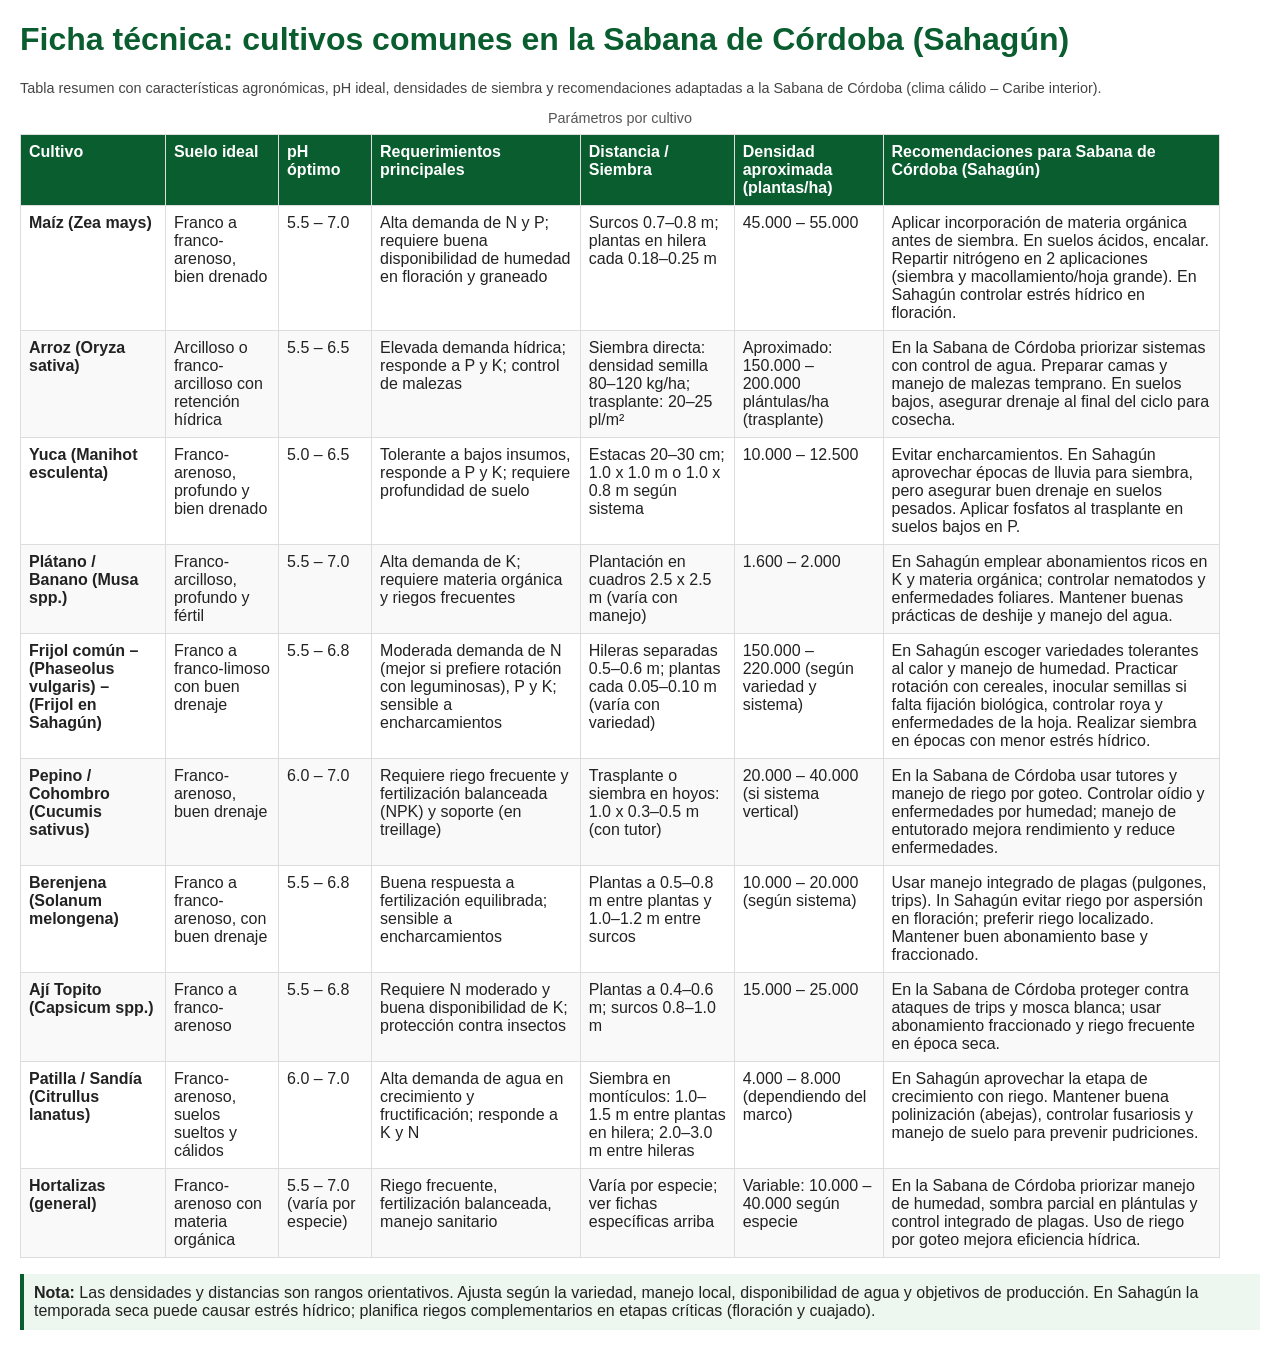
<file: Pruebas/Agro_sabana_cordoba.html>
<!doctype html>
<html lang="es">
<head>
  <meta charset="utf-8">
  <title>Ficha técnica de cultivos - Sabana de Córdoba (Sahagún)</title>
  <meta name="viewport" content="width=device-width, initial-scale=1">
  <style>
    body { font-family: Arial, Helvetica, sans-serif; margin: 20px; color: #222; }
    h1 { color: #0a5d2f; }
    table { border-collapse: collapse; width: 100%; max-width: 1200px; }
    th, td { border: 1px solid #ddd; padding: 8px; vertical-align: top; }
    th { background: #0a5d2f; color: white; text-align: left; }
    tr:nth-child(even){ background: #f9f9f9; }
    caption { font-size: 0.9rem; margin-bottom: 8px; color: #555; }
    .small { font-size: 0.9rem; color: #444; }
    .note { margin-top: 16px; padding: 10px; background:#eef7ef; border-left:4px solid #0a5d2f; }
  </style>
</head>
<body>
  <h1>Ficha técnica: cultivos comunes en la Sabana de Córdoba (Sahagún)</h1>
  <p class="small">Tabla resumen con características agronómicas, pH ideal, densidades de siembra y recomendaciones adaptadas a la Sabana de Córdoba (clima cálido – Caribe interior).</p>

  <table>
    <caption>Parámetros por cultivo</caption>
    <thead>
      <tr>
        <th>Cultivo</th>
        <th>Suelo ideal</th>
        <th>pH óptimo</th>
        <th>Requerimientos principales</th>
        <th>Distancia / Siembra</th>
        <th>Densidad aproximada (plantas/ha)</th>
        <th>Recomendaciones para Sabana de Córdoba (Sahagún)</th>
      </tr>
    </thead>
    <tbody>
      <tr>
        <td><strong>Maíz (Zea mays)</strong></td>
        <td>Franco a franco-arenoso, bien drenado</td>
        <td>5.5 – 7.0</td>
        <td>Alta demanda de N y P; requiere buena disponibilidad de humedad en floración y graneado</td>
        <td>Surcos 0.7–0.8 m; plantas en hilera cada 0.18–0.25 m</td>
        <td>45.000 – 55.000</td>
        <td>Aplicar incorporación de materia orgánica antes de siembra. En suelos ácidos, encalar. Repartir nitrógeno en 2 aplicaciones (siembra y macollamiento/hoja grande). En Sahagún controlar estrés hídrico en floración.</td>
      </tr>

      <tr>
        <td><strong>Arroz (Oryza sativa)</strong></td>
        <td>Arcilloso o franco-arcilloso con retención hídrica</td>
        <td>5.5 – 6.5</td>
        <td>Elevada demanda hídrica; responde a P y K; control de malezas</td>
        <td>Siembra directa: densidad semilla 80–120 kg/ha; trasplante: 20–25 pl/m²</td>
        <td>Aproximado: 150.000 – 200.000 plántulas/ha (trasplante)</td>
        <td>En la Sabana de Córdoba priorizar sistemas con control de agua. Preparar camas y manejo de malezas temprano. En suelos bajos, asegurar drenaje al final del ciclo para cosecha.</td>
      </tr>

      <tr>
        <td><strong>Yuca (Manihot esculenta)</strong></td>
        <td>Franco-arenoso, profundo y bien drenado</td>
        <td>5.0 – 6.5</td>
        <td>Tolerante a bajos insumos, responde a P y K; requiere profundidad de suelo</td>
        <td>Estacas 20–30 cm; 1.0 x 1.0 m o 1.0 x 0.8 m según sistema</td>
        <td>10.000 – 12.500</td>
        <td>Evitar encharcamientos. En Sahagún aprovechar épocas de lluvia para siembra, pero asegurar buen drenaje en suelos pesados. Aplicar fosfatos al trasplante en suelos bajos en P.</td>
      </tr>

      <tr>
        <td><strong>Plátano / Banano (Musa spp.)</strong></td>
        <td>Franco-arcilloso, profundo y fértil</td>
        <td>5.5 – 7.0</td>
        <td>Alta demanda de K; requiere materia orgánica y riegos frecuentes</td>
        <td>Plantación en cuadros 2.5 x 2.5 m (varía con manejo)</td>
        <td>1.600 – 2.000</td>
        <td>En Sahagún emplear abonamientos ricos en K y materia orgánica; controlar nematodos y enfermedades foliares. Mantener buenas prácticas de deshije y manejo del agua.</td>
      </tr>

      <tr>
        <td><strong>Frijol común – (Phaseolus vulgaris) – (Frijol en Sahagún)</strong></td>
        <td>Franco a franco-limoso con buen drenaje</td>
        <td>5.5 – 6.8</td>
        <td>Moderada demanda de N (mejor si prefiere rotación con leguminosas), P y K; sensible a encharcamientos</td>
        <td>Hileras separadas 0.5–0.6 m; plantas cada 0.05–0.10 m (varía con variedad)</td>
        <td>150.000 – 220.000 (según variedad y sistema)</td>
        <td>En Sahagún escoger variedades tolerantes al calor y manejo de humedad. Practicar rotación con cereales, inocular semillas si falta fijación biológica, controlar roya y enfermedades de la hoja. Realizar siembra en épocas con menor estrés hídrico.</td>
      </tr>

      <tr>
        <td><strong>Pepino / Cohombro (Cucumis sativus)</strong></td>
        <td>Franco-arenoso, buen drenaje</td>
        <td>6.0 – 7.0</td>
        <td>Requiere riego frecuente y fertilización balanceada (NPK) y soporte (en treillage)</td>
        <td>Trasplante o siembra en hoyos: 1.0 x 0.3–0.5 m (con tutor)</td>
        <td>20.000 – 40.000 (si sistema vertical)</td>
        <td>En la Sabana de Córdoba usar tutores y manejo de riego por goteo. Controlar oídio y enfermedades por humedad; manejo de entutorado mejora rendimiento y reduce enfermedades.</td>
      </tr>

      <tr>
        <td><strong>Berenjena (Solanum melongena)</strong></td>
        <td>Franco a franco-arenoso, con buen drenaje</td>
        <td>5.5 – 6.8</td>
        <td>Buena respuesta a fertilización equilibrada; sensible a encharcamientos</td>
        <td>Plantas a 0.5–0.8 m entre plantas y 1.0–1.2 m entre surcos</td>
        <td>10.000 – 20.000 (según sistema)</td>
        <td>Usar manejo integrado de plagas (pulgones, trips). In Sahagún evitar riego por aspersión en floración; preferir riego localizado. Mantener buen abonamiento base y fraccionado.</td>
      </tr>

      <tr>
        <td><strong>Ají Topito (Capsicum spp.)</strong></td>
        <td>Franco a franco-arenoso</td>
        <td>5.5 – 6.8</td>
        <td>Requiere N moderado y buena disponibilidad de K; protección contra insectos</td>
        <td>Plantas a 0.4–0.6 m; surcos 0.8–1.0 m</td>
        <td>15.000 – 25.000</td>
        <td>En la Sabana de Córdoba proteger contra ataques de trips y mosca blanca; usar abonamiento fraccionado y riego frecuente en época seca.</td>
      </tr>

      <tr>
        <td><strong>Patilla / Sandía (Citrullus lanatus)</strong></td>
        <td>Franco-arenoso, suelos sueltos y cálidos</td>
        <td>6.0 – 7.0</td>
        <td>Alta demanda de agua en crecimiento y fructificación; responde a K y N</td>
        <td>Siembra en montículos: 1.0–1.5 m entre plantas en hilera; 2.0–3.0 m entre hileras</td>
        <td>4.000 – 8.000 (dependiendo del marco)</td>
        <td>En Sahagún aprovechar la etapa de crecimiento con riego. Mantener buena polinización (abejas), controlar fusariosis y manejo de suelo para prevenir pudriciones.</td>
      </tr>

      <tr>
        <td><strong>Hortalizas (general)</strong></td>
        <td>Franco-arenoso con materia orgánica</td>
        <td>5.5 – 7.0 (varía por especie)</td>
        <td>Riego frecuente, fertilización balanceada, manejo sanitario</td>
        <td>Varía por especie; ver fichas específicas arriba</td>
        <td>Variable: 10.000 – 40.000 según especie</td>
        <td>En la Sabana de Córdoba priorizar manejo de humedad, sombra parcial en plántulas y control integrado de plagas. Uso de riego por goteo mejora eficiencia hídrica.</td>
      </tr>

    </tbody>
  </table>

  <div class="note">
    <strong>Nota:</strong> Las densidades y distancias son rangos orientativos. Ajusta según la variedad, manejo local, disponibilidad de agua y objetivos de producción. En Sahagún la temporada seca puede causar estrés hídrico; planifica riegos complementarios en etapas críticas (floración y cuajado).
  </div>

</body>
</html>
</file>
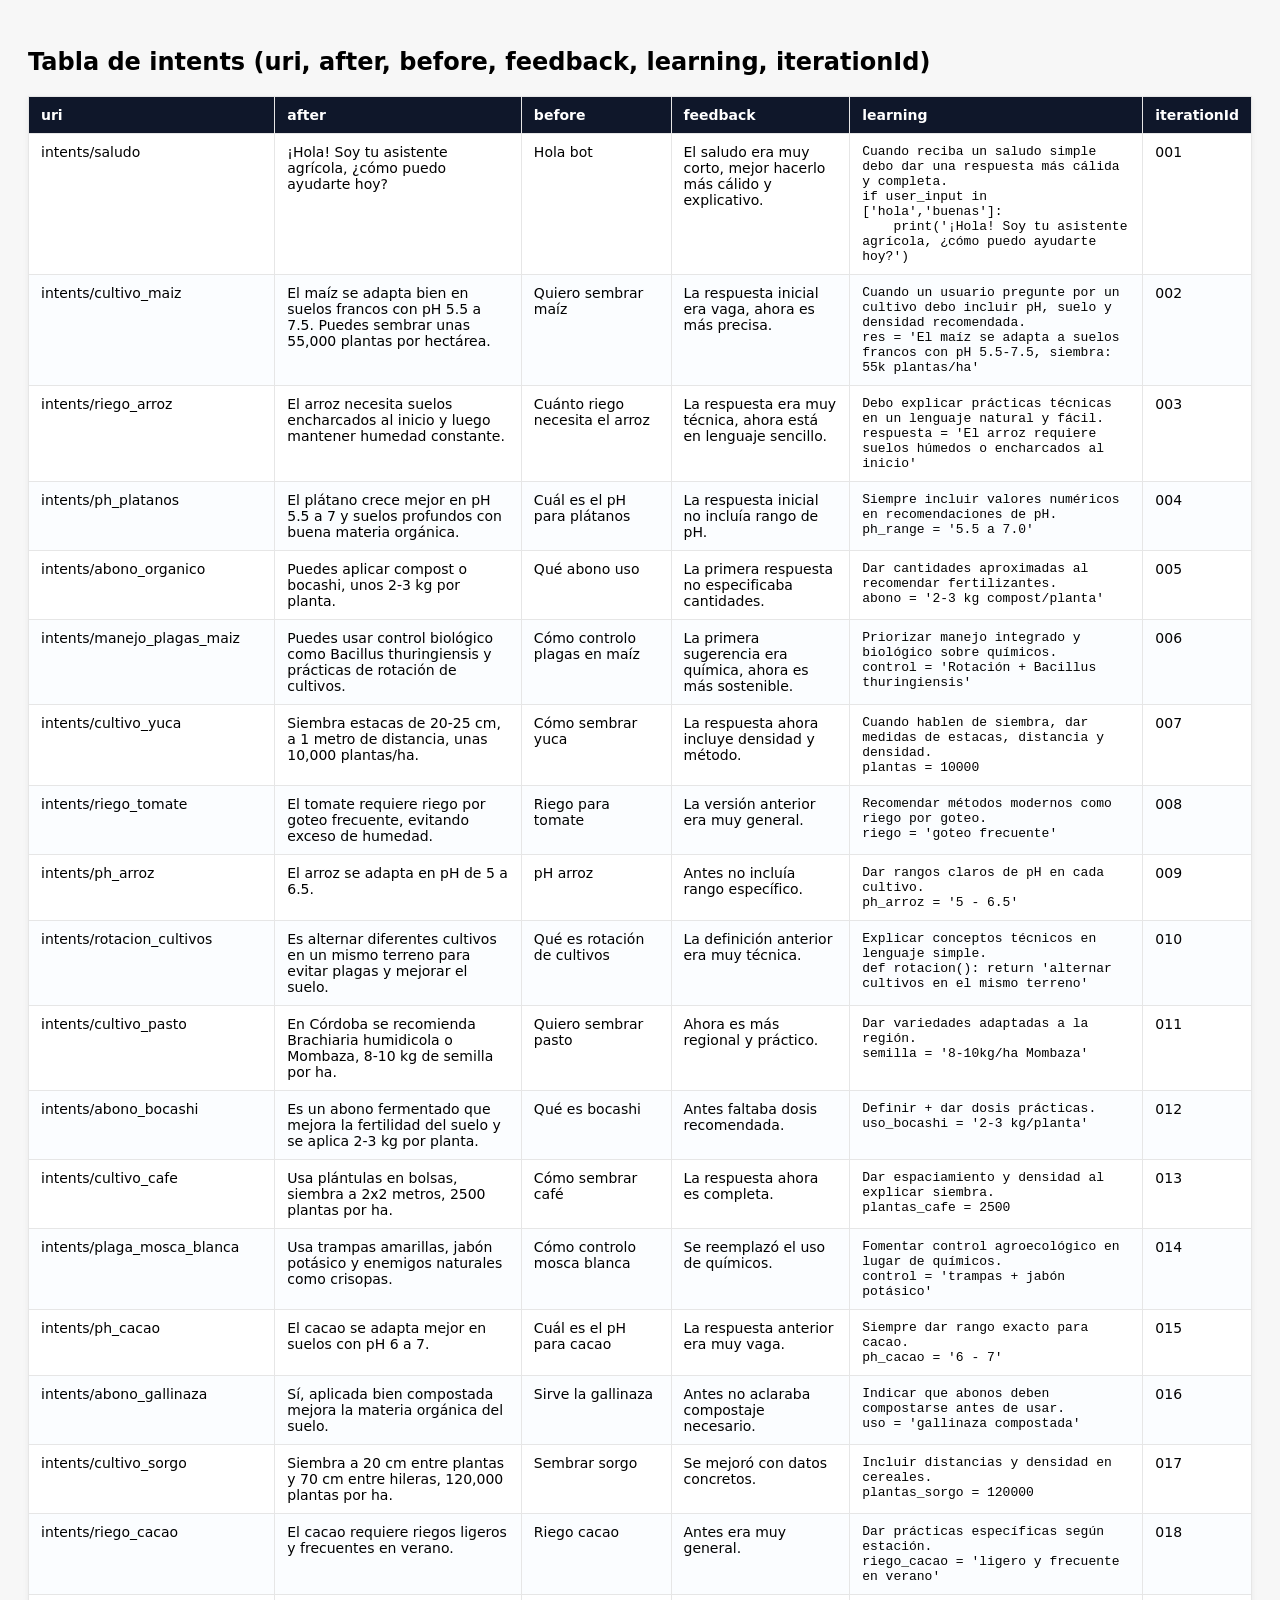
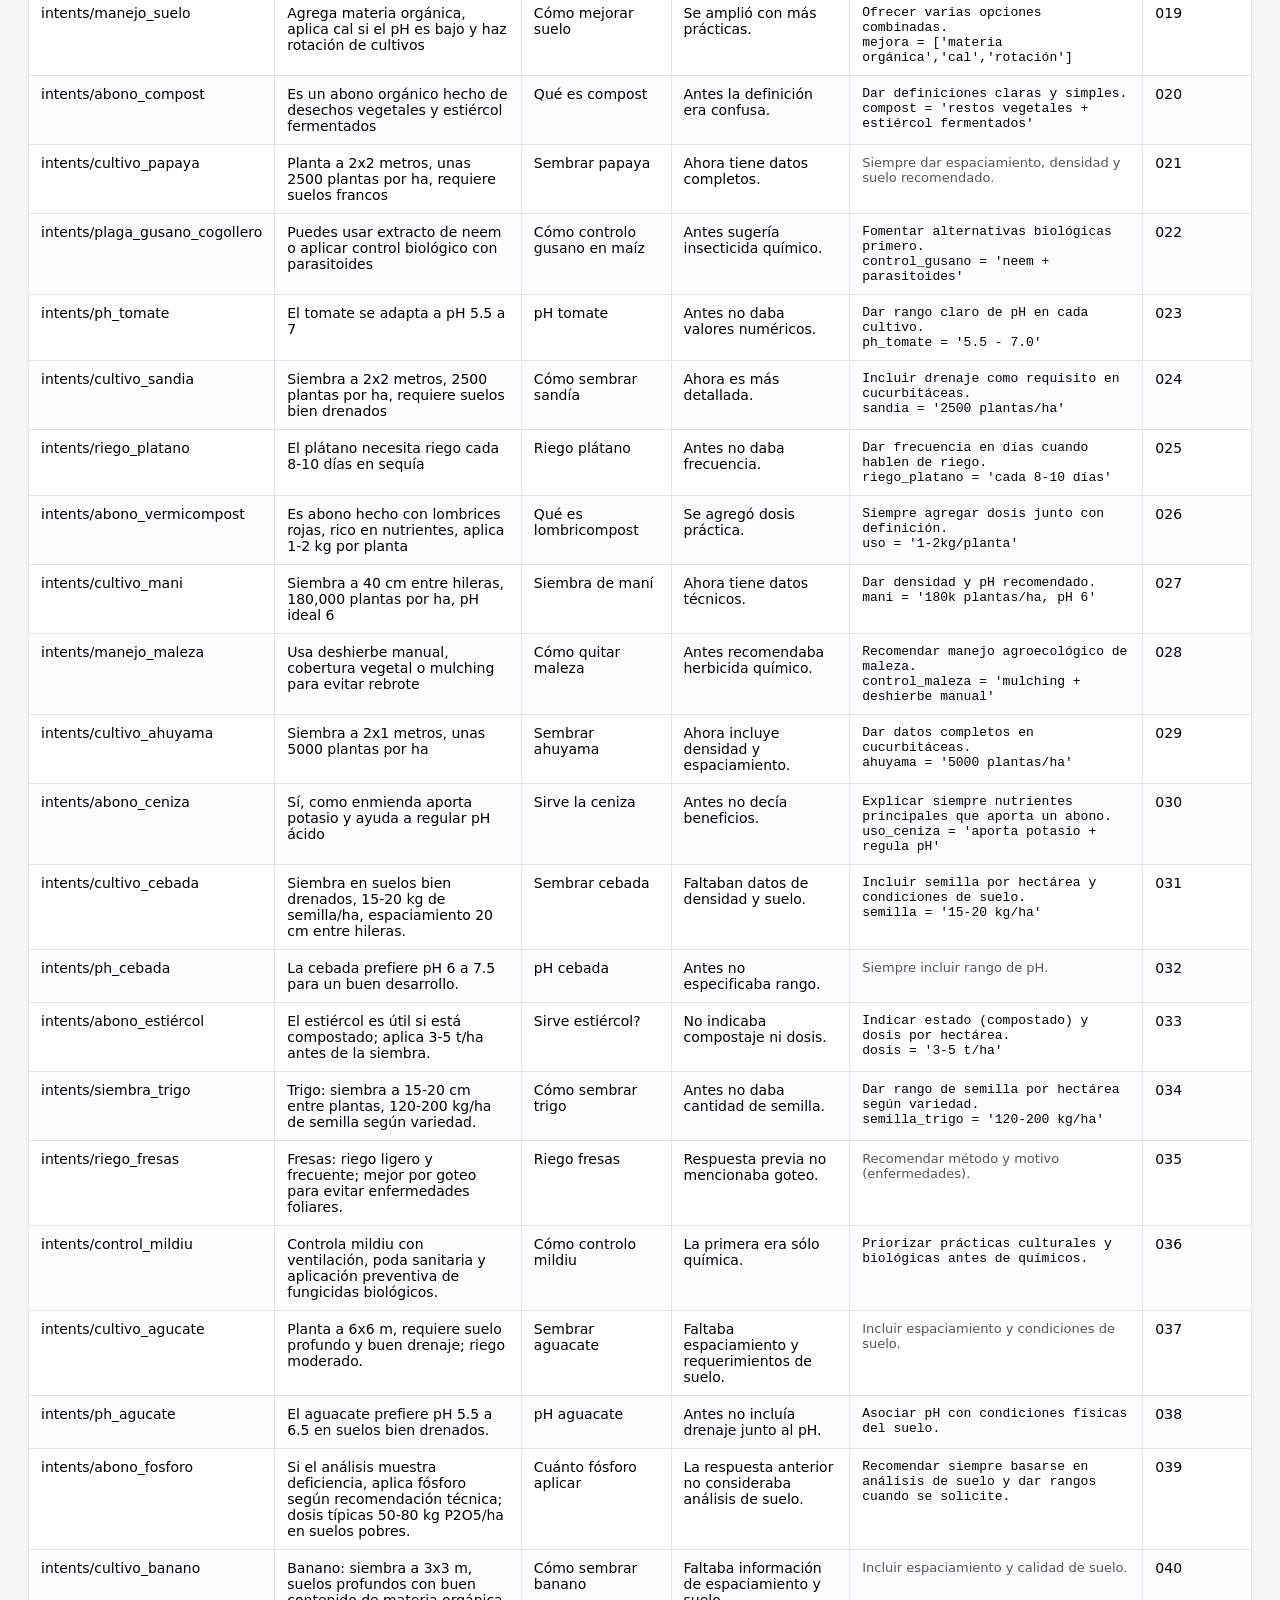
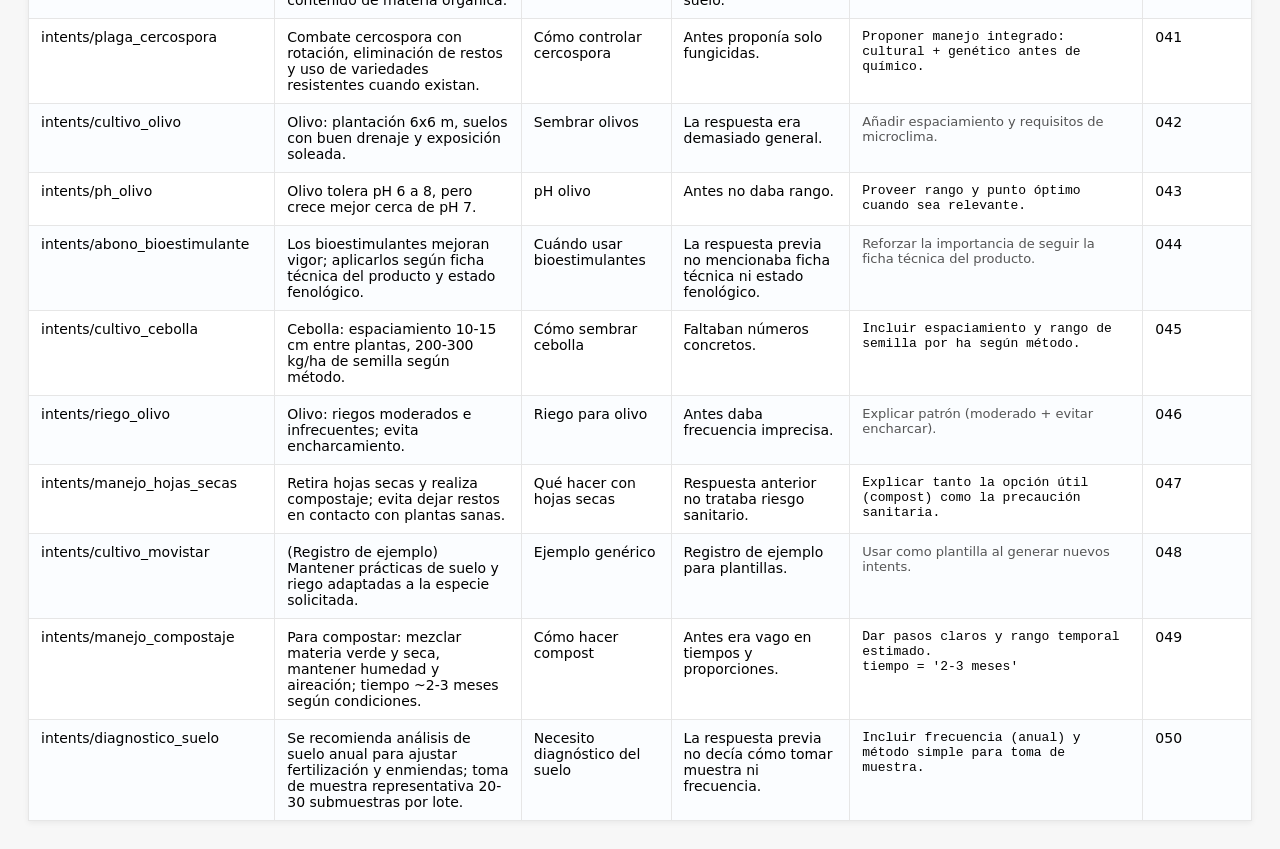
<file: Pruebas/Intents.html>
<!doctype html>
<html lang="es">
<head>
  <meta charset="utf-8" />
  <title>Intents - Tabla</title>
  <meta name="viewport" content="width=device-width,initial-scale=1" />
  <style>
    body { font-family: system-ui, -apple-system, "Segoe UI", Roboto, "Helvetica Neue", Arial; padding: 20px; background:#f7f7f7; }
    table { border-collapse: collapse; width: 100%; background: #fff; box-shadow: 0 2px 6px rgba(0,0,0,0.06); }
    th, td { padding: 10px 12px; border: 1px solid #e6e6e6; vertical-align: top; text-align: left; font-size: 14px; }
    th { background: #0f172a; color: #fff; position: sticky; top: 0; z-index: 2; }
    tr:nth-child(even) td { background: #fbfdff; }
    pre { margin:0; white-space: pre-wrap; font-family: ui-monospace, SFMono-Regular, Menlo, Monaco, "Roboto Mono", "Courier New", monospace; font-size:13px; }
    .small { font-size:13px; color:#555; }
  </style>
</head>
<body>
  <h2>Tabla de intents (uri, after, before, feedback, learning, iterationId)</h2>
  <table>
    <thead>
      <tr>
        <th>uri</th>
        <th>after</th>
        <th>before</th>
        <th>feedback</th>
        <th>learning</th>
        <th>iterationId</th>
      </tr>
    </thead>
    <tbody>
      <tr>
        <td>intents/saludo</td>
        <td>¡Hola! Soy tu asistente agrícola, ¿cómo puedo ayudarte hoy?</td>
        <td>Hola bot</td>
        <td>El saludo era muy corto, mejor hacerlo más cálido y explicativo.</td>
        <td><pre>Cuando reciba un saludo simple debo dar una respuesta más cálida y completa.
if user_input in ['hola','buenas']:
    print('¡Hola! Soy tu asistente agrícola, ¿cómo puedo ayudarte hoy?')</pre></td>
        <td>001</td>
      </tr>
      <tr>
        <td>intents/cultivo_maiz</td>
        <td>El maíz se adapta bien en suelos francos con pH 5.5 a 7.5. Puedes sembrar unas 55,000 plantas por hectárea.</td>
        <td>Quiero sembrar maíz</td>
        <td>La respuesta inicial era vaga, ahora es más precisa.</td>
        <td><pre>Cuando un usuario pregunte por un cultivo debo incluir pH, suelo y densidad recomendada.
res = 'El maíz se adapta a suelos francos con pH 5.5-7.5, siembra: 55k plantas/ha'</pre></td>
        <td>002</td>
      </tr>
      <tr>
        <td>intents/riego_arroz</td>
        <td>El arroz necesita suelos encharcados al inicio y luego mantener humedad constante.</td>
        <td>Cuánto riego necesita el arroz</td>
        <td>La respuesta era muy técnica, ahora está en lenguaje sencillo.</td>
        <td><pre>Debo explicar prácticas técnicas en un lenguaje natural y fácil.
respuesta = 'El arroz requiere suelos húmedos o encharcados al inicio'</pre></td>
        <td>003</td>
      </tr>
      <tr>
        <td>intents/ph_platanos</td>
        <td>El plátano crece mejor en pH 5.5 a 7 y suelos profundos con buena materia orgánica.</td>
        <td>Cuál es el pH para plátanos</td>
        <td>La respuesta inicial no incluía rango de pH.</td>
        <td><pre>Siempre incluir valores numéricos en recomendaciones de pH.
ph_range = '5.5 a 7.0'</pre></td>
        <td>004</td>
      </tr>
      <tr>
        <td>intents/abono_organico</td>
        <td>Puedes aplicar compost o bocashi, unos 2-3 kg por planta.</td>
        <td>Qué abono uso</td>
        <td>La primera respuesta no especificaba cantidades.</td>
        <td><pre>Dar cantidades aproximadas al recomendar fertilizantes.
abono = '2-3 kg compost/planta'</pre></td>
        <td>005</td>
      </tr>
      <tr>
        <td>intents/manejo_plagas_maiz</td>
        <td>Puedes usar control biológico como Bacillus thuringiensis y prácticas de rotación de cultivos.</td>
        <td>Cómo controlo plagas en maíz</td>
        <td>La primera sugerencia era química, ahora es más sostenible.</td>
        <td><pre>Priorizar manejo integrado y biológico sobre químicos.
control = 'Rotación + Bacillus thuringiensis'</pre></td>
        <td>006</td>
      </tr>
      <tr>
        <td>intents/cultivo_yuca</td>
        <td>Siembra estacas de 20-25 cm, a 1 metro de distancia, unas 10,000 plantas/ha.</td>
        <td>Cómo sembrar yuca</td>
        <td>La respuesta ahora incluye densidad y método.</td>
        <td><pre>Cuando hablen de siembra, dar medidas de estacas, distancia y densidad.
plantas = 10000</pre></td>
        <td>007</td>
      </tr>
      <tr>
        <td>intents/riego_tomate</td>
        <td>El tomate requiere riego por goteo frecuente, evitando exceso de humedad.</td>
        <td>Riego para tomate</td>
        <td>La versión anterior era muy general.</td>
        <td><pre>Recomendar métodos modernos como riego por goteo.
riego = 'goteo frecuente'</pre></td>
        <td>008</td>
      </tr>
      <tr>
        <td>intents/ph_arroz</td>
        <td>El arroz se adapta en pH de 5 a 6.5.</td>
        <td>pH arroz</td>
        <td>Antes no incluía rango específico.</td>
        <td><pre>Dar rangos claros de pH en cada cultivo.
ph_arroz = '5 - 6.5'</pre></td>
        <td>009</td>
      </tr>
      <tr>
        <td>intents/rotacion_cultivos</td>
        <td>Es alternar diferentes cultivos en un mismo terreno para evitar plagas y mejorar el suelo.</td>
        <td>Qué es rotación de cultivos</td>
        <td>La definición anterior era muy técnica.</td>
        <td><pre>Explicar conceptos técnicos en lenguaje simple.
def rotacion(): return 'alternar cultivos en el mismo terreno'</pre></td>
        <td>010</td>
      </tr>
      <tr>
        <td>intents/cultivo_pasto</td>
        <td>En Córdoba se recomienda Brachiaria humidicola o Mombaza, 8-10 kg de semilla por ha.</td>
        <td>Quiero sembrar pasto</td>
        <td>Ahora es más regional y práctico.</td>
        <td><pre>Dar variedades adaptadas a la región.
semilla = '8-10kg/ha Mombaza'</pre></td>
        <td>011</td>
      </tr>
      <tr>
        <td>intents/abono_bocashi</td>
        <td>Es un abono fermentado que mejora la fertilidad del suelo y se aplica 2-3 kg por planta.</td>
        <td>Qué es bocashi</td>
        <td>Antes faltaba dosis recomendada.</td>
        <td><pre>Definir + dar dosis prácticas.
uso_bocashi = '2-3 kg/planta'</pre></td>
        <td>012</td>
      </tr>
      <tr>
        <td>intents/cultivo_cafe</td>
        <td>Usa plántulas en bolsas, siembra a 2x2 metros, 2500 plantas por ha.</td>
        <td>Cómo sembrar café</td>
        <td>La respuesta ahora es completa.</td>
        <td><pre>Dar espaciamiento y densidad al explicar siembra.
plantas_cafe = 2500</pre></td>
        <td>013</td>
      </tr>
      <tr>
        <td>intents/plaga_mosca_blanca</td>
        <td>Usa trampas amarillas, jabón potásico y enemigos naturales como crisopas.</td>
        <td>Cómo controlo mosca blanca</td>
        <td>Se reemplazó el uso de químicos.</td>
        <td><pre>Fomentar control agroecológico en lugar de químicos.
control = 'trampas + jabón potásico'</pre></td>
        <td>014</td>
      </tr>
      <tr>
        <td>intents/ph_cacao</td>
        <td>El cacao se adapta mejor en suelos con pH 6 a 7.</td>
        <td>Cuál es el pH para cacao</td>
        <td>La respuesta anterior era muy vaga.</td>
        <td><pre>Siempre dar rango exacto para cacao.
ph_cacao = '6 - 7'</pre></td>
        <td>015</td>
      </tr>
      <tr>
        <td>intents/abono_gallinaza</td>
        <td>Sí, aplicada bien compostada mejora la materia orgánica del suelo.</td>
        <td>Sirve la gallinaza</td>
        <td>Antes no aclaraba compostaje necesario.</td>
        <td><pre>Indicar que abonos deben compostarse antes de usar.
uso = 'gallinaza compostada'</pre></td>
        <td>016</td>
      </tr>
      <tr>
        <td>intents/cultivo_sorgo</td>
        <td>Siembra a 20 cm entre plantas y 70 cm entre hileras, 120,000 plantas por ha.</td>
        <td>Sembrar sorgo</td>
        <td>Se mejoró con datos concretos.</td>
        <td><pre>Incluir distancias y densidad en cereales.
plantas_sorgo = 120000</pre></td>
        <td>017</td>
      </tr>
      <tr>
        <td>intents/riego_cacao</td>
        <td>El cacao requiere riegos ligeros y frecuentes en verano.</td>
        <td>Riego cacao</td>
        <td>Antes era muy general.</td>
        <td><pre>Dar prácticas específicas según estación.
riego_cacao = 'ligero y frecuente en verano'</pre></td>
        <td>018</td>
      </tr>
      <tr>
        <td>intents/manejo_suelo</td>
        <td>Agrega materia orgánica, aplica cal si el pH es bajo y haz rotación de cultivos</td>
        <td>Cómo mejorar suelo</td>
        <td>Se amplió con más prácticas.</td>
        <td><pre>Ofrecer varias opciones combinadas.
mejora = ['materia orgánica','cal','rotación']</pre></td>
        <td>019</td>
      </tr>
      <tr>
        <td>intents/abono_compost</td>
        <td>Es un abono orgánico hecho de desechos vegetales y estiércol fermentados</td>
        <td>Qué es compost</td>
        <td>Antes la definición era confusa.</td>
        <td><pre>Dar definiciones claras y simples.
compost = 'restos vegetales + estiércol fermentados'</pre></td>
        <td>020</td>
      </tr>
      <tr>
        <td>intents/cultivo_papaya</td>
        <td>Planta a 2x2 metros, unas 2500 plantas por ha, requiere suelos francos</td>
        <td>Sembrar papaya</td>
        <td>Ahora tiene datos completos.</td>
        <td class="small">Siempre dar espaciamiento, densidad y suelo recomendado.</td>
        <td>021</td>
      </tr>
      <tr>
        <td>intents/plaga_gusano_cogollero</td>
        <td>Puedes usar extracto de neem o aplicar control biológico con parasitoides</td>
        <td>Cómo controlo gusano en maíz</td>
        <td>Antes sugería insecticida químico.</td>
        <td><pre>Fomentar alternativas biológicas primero.
control_gusano = 'neem + parasitoides'</pre></td>
        <td>022</td>
      </tr>
      <tr>
        <td>intents/ph_tomate</td>
        <td>El tomate se adapta a pH 5.5 a 7</td>
        <td>pH tomate</td>
        <td>Antes no daba valores numéricos.</td>
        <td><pre>Dar rango claro de pH en cada cultivo.
ph_tomate = '5.5 - 7.0'</pre></td>
        <td>023</td>
      </tr>
      <tr>
        <td>intents/cultivo_sandia</td>
        <td>Siembra a 2x2 metros, 2500 plantas por ha, requiere suelos bien drenados</td>
        <td>Cómo sembrar sandía</td>
        <td>Ahora es más detallada.</td>
        <td><pre>Incluir drenaje como requisito en cucurbitáceas.
sandia = '2500 plantas/ha'</pre></td>
        <td>024</td>
      </tr>
      <tr>
        <td>intents/riego_platano</td>
        <td>El plátano necesita riego cada 8-10 días en sequía</td>
        <td>Riego plátano</td>
        <td>Antes no daba frecuencia.</td>
        <td><pre>Dar frecuencia en días cuando hablen de riego.
riego_platano = 'cada 8-10 días'</pre></td>
        <td>025</td>
      </tr>
      <tr>
        <td>intents/abono_vermicompost</td>
        <td>Es abono hecho con lombrices rojas, rico en nutrientes, aplica 1-2 kg por planta</td>
        <td>Qué es lombricompost</td>
        <td>Se agregó dosis práctica.</td>
        <td><pre>Siempre agregar dosis junto con definición.
uso = '1-2kg/planta'</pre></td>
        <td>026</td>
      </tr>
      <tr>
        <td>intents/cultivo_mani</td>
        <td>Siembra a 40 cm entre hileras, 180,000 plantas por ha, pH ideal 6</td>
        <td>Siembra de maní</td>
        <td>Ahora tiene datos técnicos.</td>
        <td><pre>Dar densidad y pH recomendado.
mani = '180k plantas/ha, pH 6'</pre></td>
        <td>027</td>
      </tr>
      <tr>
        <td>intents/manejo_maleza</td>
        <td>Usa deshierbe manual, cobertura vegetal o mulching para evitar rebrote</td>
        <td>Cómo quitar maleza</td>
        <td>Antes recomendaba herbicida químico.</td>
        <td><pre>Recomendar manejo agroecológico de maleza.
control_maleza = 'mulching + deshierbe manual'</pre></td>
        <td>028</td>
      </tr>
      <tr>
        <td>intents/cultivo_ahuyama</td>
        <td>Siembra a 2x1 metros, unas 5000 plantas por ha</td>
        <td>Sembrar ahuyama</td>
        <td>Ahora incluye densidad y espaciamiento.</td>
        <td><pre>Dar datos completos en cucurbitáceas.
ahuyama = '5000 plantas/ha'</pre></td>
        <td>029</td>
      </tr>
      <tr>
        <td>intents/abono_ceniza</td>
        <td>Sí, como enmienda aporta potasio y ayuda a regular pH ácido</td>
        <td>Sirve la ceniza</td>
        <td>Antes no decía beneficios.</td>
        <td><pre>Explicar siempre nutrientes principales que aporta un abono.
uso_ceniza = 'aporta potasio + regula pH'</pre></td>
        <td>030</td>
      </tr>

      <!-- Filas 31-50 (generadas para completar 50 registros) -->
      <tr>
        <td>intents/cultivo_cebada</td>
        <td>Siembra en suelos bien drenados, 15-20 kg de semilla/ha, espaciamiento 20 cm entre hileras.</td>
        <td>Sembrar cebada</td>
        <td>Faltaban datos de densidad y suelo.</td>
        <td><pre>Incluir semilla por hectárea y condiciones de suelo.
semilla = '15-20 kg/ha'</pre></td>
        <td>031</td>
      </tr>
      <tr>
        <td>intents/ph_cebada</td>
        <td>La cebada prefiere pH 6 a 7.5 para un buen desarrollo.</td>
        <td>pH cebada</td>
        <td>Antes no especificaba rango.</td>
        <td class="small">Siempre incluir rango de pH.</td>
        <td>032</td>
      </tr>
      <tr>
        <td>intents/abono_estiércol</td>
        <td>El estiércol es útil si está compostado; aplica 3-5 t/ha antes de la siembra.</td>
        <td>Sirve estiércol?</td>
        <td>No indicaba compostaje ni dosis.</td>
        <td><pre>Indicar estado (compostado) y dosis por hectárea.
dosis = '3-5 t/ha'</pre></td>
        <td>033</td>
      </tr>
      <tr>
        <td>intents/siembra_trigo</td>
        <td>Trigo: siembra a 15-20 cm entre plantas, 120-200 kg/ha de semilla según variedad.</td>
        <td>Cómo sembrar trigo</td>
        <td>Antes no daba cantidad de semilla.</td>
        <td><pre>Dar rango de semilla por hectárea según variedad.
semilla_trigo = '120-200 kg/ha'</pre></td>
        <td>034</td>
      </tr>
      <tr>
        <td>intents/riego_fresas</td>
        <td>Fresas: riego ligero y frecuente; mejor por goteo para evitar enfermedades foliares.</td>
        <td>Riego fresas</td>
        <td>Respuesta previa no mencionaba goteo.</td>
        <td class="small">Recomendar método y motivo (enfermedades).</td>
        <td>035</td>
      </tr>
      <tr>
        <td>intents/control_mildiu</td>
        <td>Controla mildiu con ventilación, poda sanitaria y aplicación preventiva de fungicidas biológicos.</td>
        <td>Cómo controlo mildiu</td>
        <td>La primera era sólo química.</td>
        <td><pre>Priorizar prácticas culturales y biológicas antes de químicos.</pre></td>
        <td>036</td>
      </tr>
      <tr>
        <td>intents/cultivo_agucate</td>
        <td>Planta a 6x6 m, requiere suelo profundo y buen drenaje; riego moderado.</td>
        <td>Sembrar aguacate</td>
        <td>Faltaba espaciamiento y requerimientos de suelo.</td>
        <td class="small">Incluir espaciamiento y condiciones de suelo.</td>
        <td>037</td>
      </tr>
      <tr>
        <td>intents/ph_agucate</td>
        <td>El aguacate prefiere pH 5.5 a 6.5 en suelos bien drenados.</td>
        <td>pH aguacate</td>
        <td>Antes no incluía drenaje junto al pH.</td>
        <td><pre>Asociar pH con condiciones físicas del suelo.</pre></td>
        <td>038</td>
      </tr>
      <tr>
        <td>intents/abono_fosforo</td>
        <td>Si el análisis muestra deficiencia, aplica fósforo según recomendación técnica; dosis típicas 50-80 kg P2O5/ha en suelos pobres.</td>
        <td>Cuánto fósforo aplicar</td>
        <td>La respuesta anterior no consideraba análisis de suelo.</td>
        <td><pre>Recomendar siempre basarse en análisis de suelo y dar rangos cuando se solicite.</pre></td>
        <td>039</td>
      </tr>
      <tr>
        <td>intents/cultivo_banano</td>
        <td>Banano: siembra a 3x3 m, suelos profundos con buen contenido de materia orgánica.</td>
        <td>Cómo sembrar banano</td>
        <td>Faltaba información de espaciamiento y suelo.</td>
        <td class="small">Incluir espaciamiento y calidad de suelo.</td>
        <td>040</td>
      </tr>
      <tr>
        <td>intents/plaga_cercospora</td>
        <td>Combate cercospora con rotación, eliminación de restos y uso de variedades resistentes cuando existan.</td>
        <td>Cómo controlar cercospora</td>
        <td>Antes proponía solo fungicidas.</td>
        <td><pre>Proponer manejo integrado: cultural + genético antes de químico.</pre></td>
        <td>041</td>
      </tr>
      <tr>
        <td>intents/cultivo_olivo</td>
        <td>Olivo: plantación 6x6 m, suelos con buen drenaje y exposición soleada.</td>
        <td>Sembrar olivos</td>
        <td>La respuesta era demasiado general.</td>
        <td class="small">Añadir espaciamiento y requisitos de microclima.</td>
        <td>042</td>
      </tr>
      <tr>
        <td>intents/ph_olivo</td>
        <td>Olivo tolera pH 6 a 8, pero crece mejor cerca de pH 7.</td>
        <td>pH olivo</td>
        <td>Antes no daba rango.</td>
        <td><pre>Proveer rango y punto óptimo cuando sea relevante.</pre></td>
        <td>043</td>
      </tr>
      <tr>
        <td>intents/abono_bioestimulante</td>
        <td>Los bioestimulantes mejoran vigor; aplicarlos según ficha técnica del producto y estado fenológico.</td>
        <td>Cuándo usar bioestimulantes</td>
        <td>La respuesta previa no mencionaba ficha técnica ni estado fenológico.</td>
        <td class="small">Reforzar la importancia de seguir la ficha técnica del producto.</td>
        <td>044</td>
      </tr>
      <tr>
        <td>intents/cultivo_cebolla</td>
        <td>Cebolla: espaciamiento 10-15 cm entre plantas, 200-300 kg/ha de semilla según método.</td>
        <td>Cómo sembrar cebolla</td>
        <td>Faltaban números concretos.</td>
        <td><pre>Incluir espaciamiento y rango de semilla por ha según método.</pre></td>
        <td>045</td>
      </tr>
      <tr>
        <td>intents/riego_olivo</td>
        <td>Olivo: riegos moderados e infrecuentes; evita encharcamiento.</td>
        <td>Riego para olivo</td>
        <td>Antes daba frecuencia imprecisa.</td>
        <td class="small">Explicar patrón (moderado + evitar encharcar).</td>
        <td>046</td>
      </tr>
      <tr>
        <td>intents/manejo_hojas_secas</td>
        <td>Retira hojas secas y realiza compostaje; evita dejar restos en contacto con plantas sanas.</td>
        <td>Qué hacer con hojas secas</td>
        <td>Respuesta anterior no trataba riesgo sanitario.</td>
        <td><pre>Explicar tanto la opción útil (compost) como la precaución sanitaria.</pre></td>
        <td>047</td>
      </tr>
      <tr>
        <td>intents/cultivo_movistar</td>
        <td> (Registro de ejemplo) Mantener prácticas de suelo y riego adaptadas a la especie solicitada.</td>
        <td>Ejemplo genérico</td>
        <td>Registro de ejemplo para plantillas.</td>
        <td class="small">Usar como plantilla al generar nuevos intents.</td>
        <td>048</td>
      </tr>
      <tr>
        <td>intents/manejo_compostaje</td>
        <td>Para compostar: mezclar materia verde y seca, mantener humedad y aireación; tiempo ~2-3 meses según condiciones.</td>
        <td>Cómo hacer compost</td>
        <td>Antes era vago en tiempos y proporciones.</td>
        <td><pre>Dar pasos claros y rango temporal estimado.
tiempo = '2-3 meses'</pre></td>
        <td>049</td>
      </tr>
      <tr>
        <td>intents/diagnostico_suelo</td>
        <td>Se recomienda análisis de suelo anual para ajustar fertilización y enmiendas; toma de muestra representativa 20-30 submuestras por lote.</td>
        <td>Necesito diagnóstico del suelo</td>
        <td>La respuesta previa no decía cómo tomar muestra ni frecuencia.</td>
        <td><pre>Incluir frecuencia (anual) y método simple para toma de muestra.</pre></td>
        <td>050</td>
      </tr>

    </tbody>
  </table>
</body>
</html>
</file>
